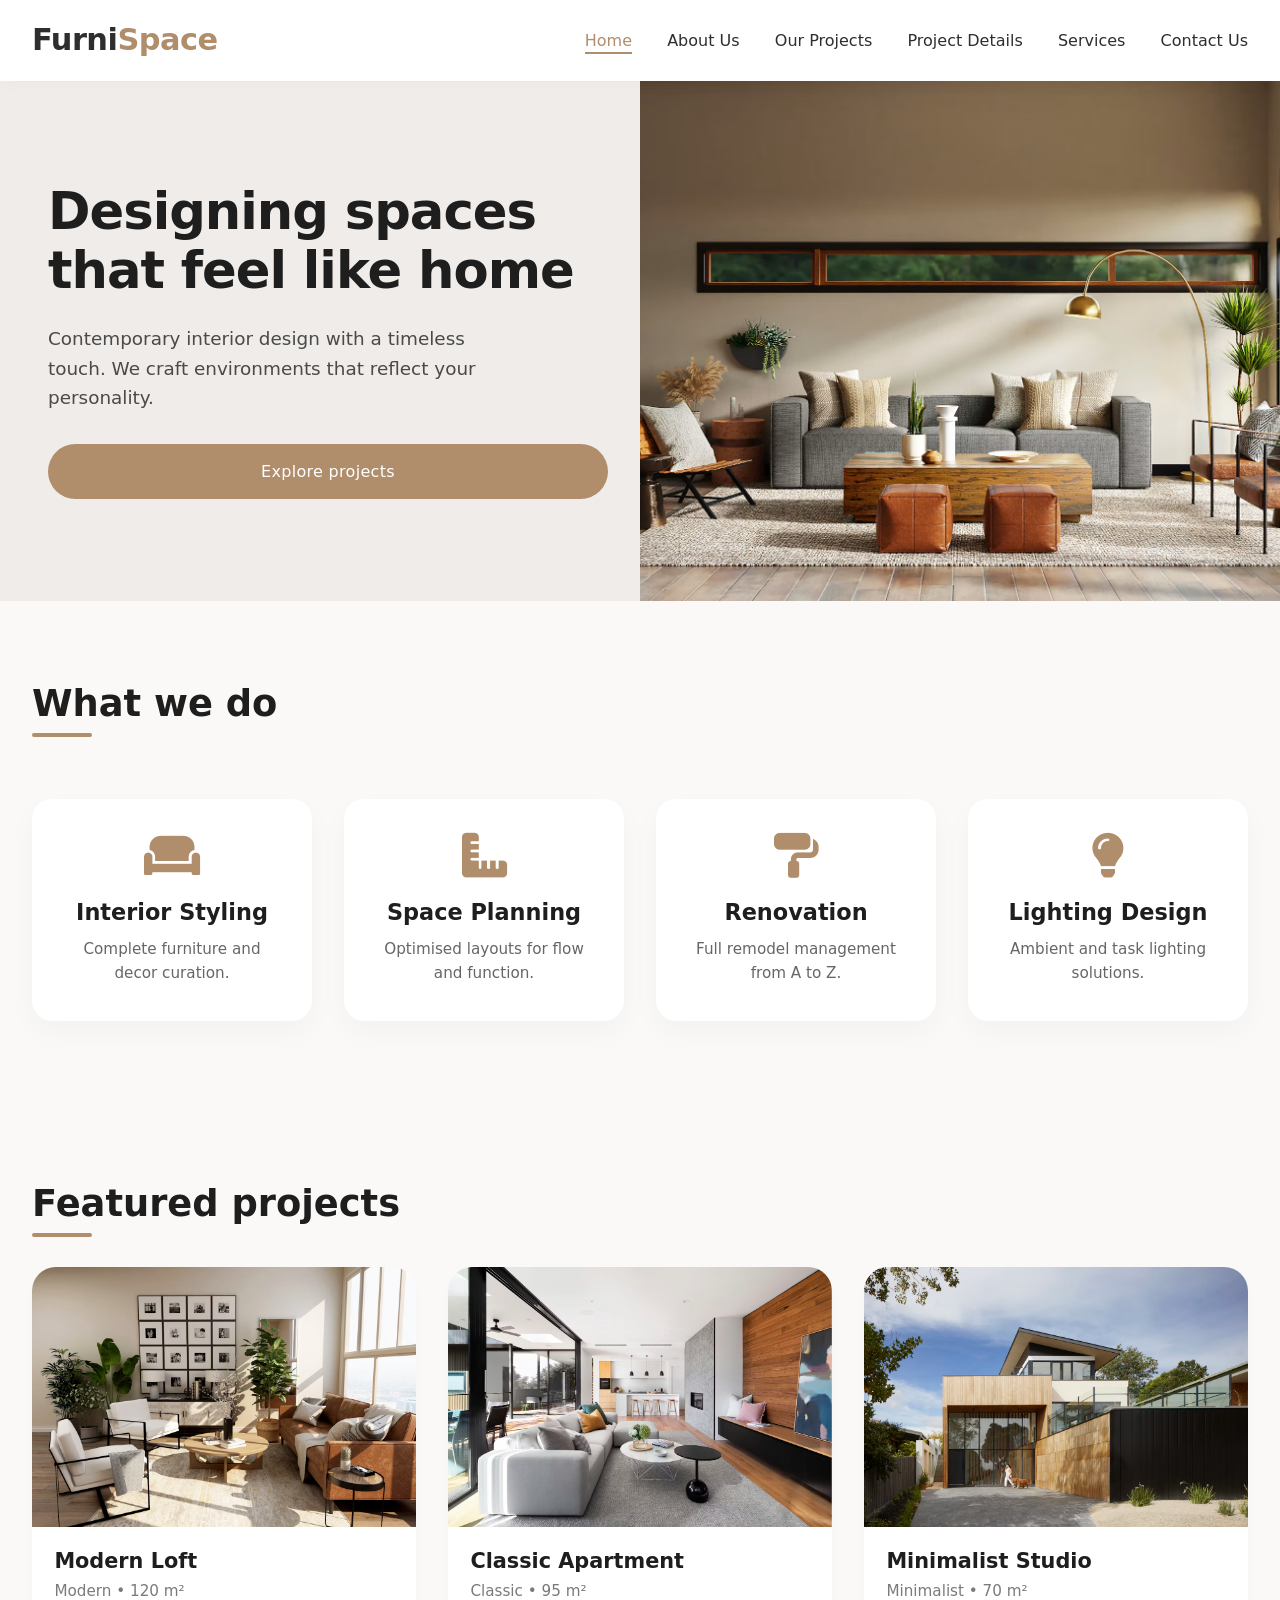
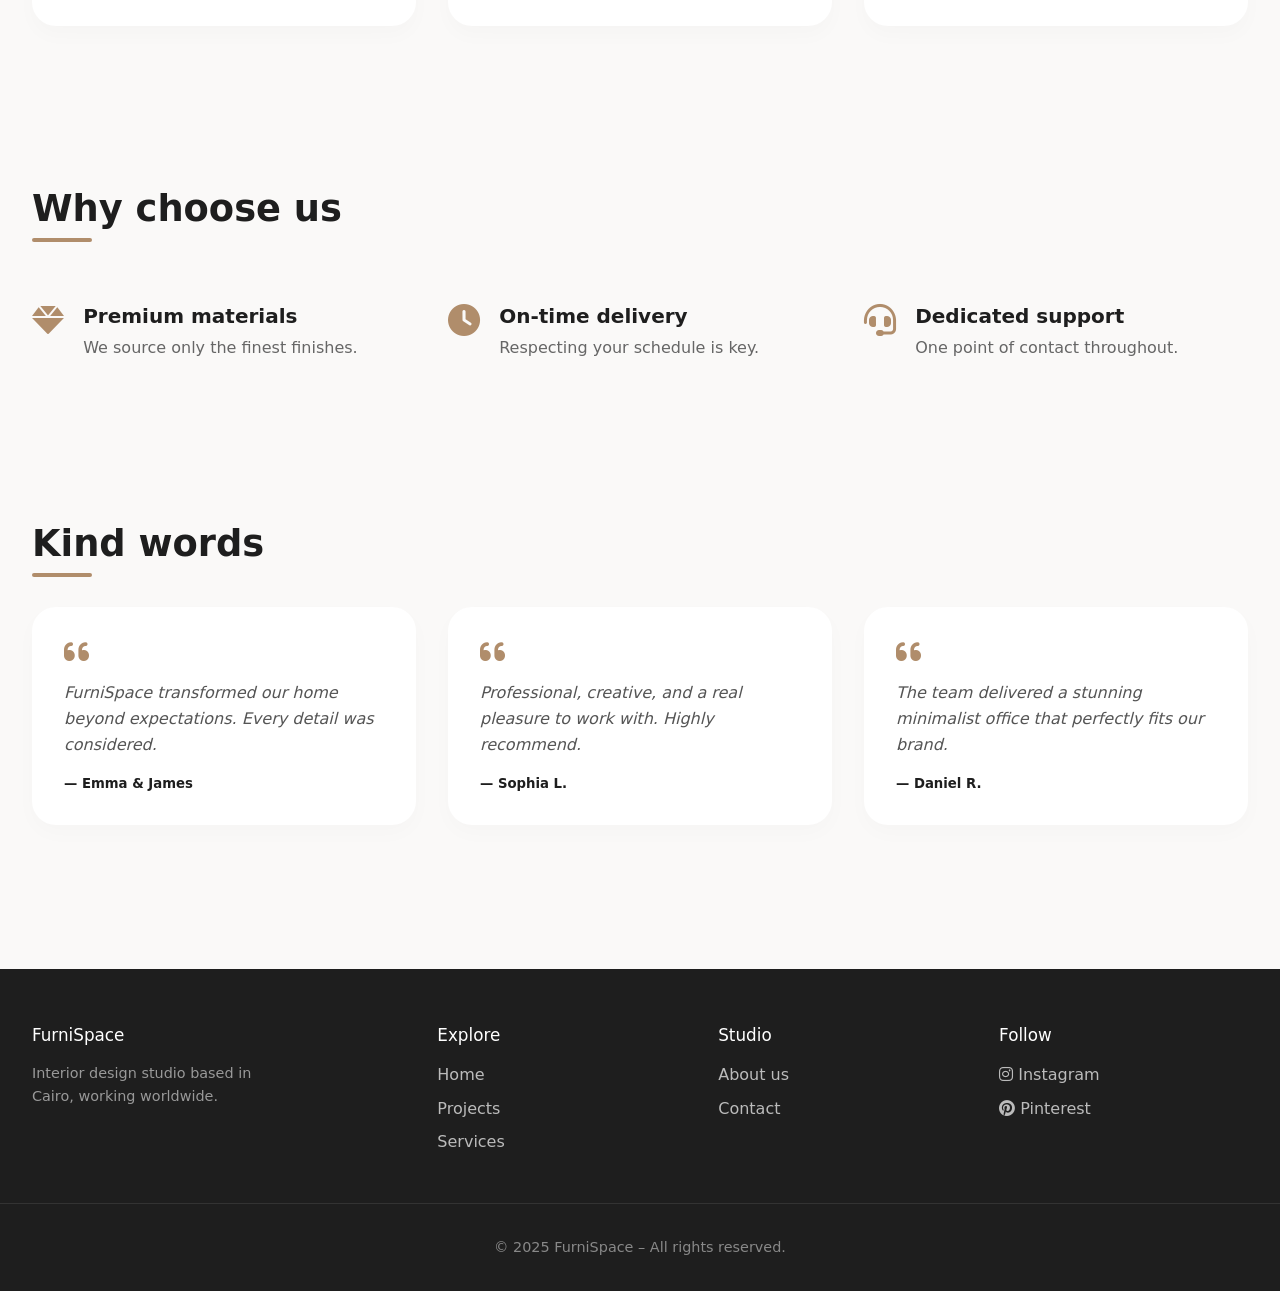
<file: index.html>
<!doctype html>
<html lang="en">
  <head>
    <meta charset="UTF-8" />
    <meta name="viewport" content="width=device-width, initial-scale=1.0" />
    <title>FurniSpace – Interior Design Studio</title>
    <meta
      name="description"
      content="FurniSpace – Contemporary interior design studio crafting spaces that feel like home."
    />
    <link
      rel="stylesheet"
      href="https://cdnjs.cloudflare.com/ajax/libs/font-awesome/6.0.0-beta3/css/all.min.css"
    />
    <link rel="stylesheet" href="css/style.css" />
    <link rel="stylesheet" href="css/responsive.css" />
  </head>
  <body>
    <!-- ========== HEADER ========== -->
    <header class="site-header">
      <div class="navbar">
        <a href="index.html" class="logo">Furni<span>Space</span></a>
        <button
          class="menu-toggle"
          id="menuToggle"
          aria-label="Toggle navigation"
        >
          <i class="fas fa-bars"></i>
        </button>
        <ul class="nav-links" id="navLinks">
          <li><a href="index.html" class="active-nav">Home</a></li>
          <li><a href="pages/about.html">About Us</a></li>
          <li><a href="pages/projects.html">Our Projects</a></li>
          <li><a href="pages/project-details.html">Project Details</a></li>
          <li><a href="pages/services.html">Services</a></li>
          <li><a href="pages/contact.html">Contact Us</a></li>
        </ul>
      </div>
    </header>

    <!-- ========== HOME ========== -->
    <main>
      <section class="hero">
        <div class="hero-content">
          <h1>Designing spaces <br />that feel like home</h1>
          <p>
            Contemporary interior design with a timeless touch. We craft
            environments that reflect your personality.
          </p>
          <a href="pages/projects.html" class="btn">Explore projects</a>
        </div>
        <div class="hero-image" aria-hidden="true"></div>
      </section>

      <!-- Services Preview -->
      <section class="section services-preview">
        <div class="container">
          <h2 class="section-title">What we do</h2>
          <div class="services-grid">
            <div class="service-card">
              <i class="fas fa-couch"></i>
              <h3>Interior Styling</h3>
              <p>Complete furniture and decor curation.</p>
            </div>
            <div class="service-card">
              <i class="fas fa-ruler-combined"></i>
              <h3>Space Planning</h3>
              <p>Optimised layouts for flow and function.</p>
            </div>
            <div class="service-card">
              <i class="fas fa-paint-roller"></i>
              <h3>Renovation</h3>
              <p>Full remodel management from A to Z.</p>
            </div>
            <div class="service-card">
              <i class="fas fa-lightbulb"></i>
              <h3>Lighting Design</h3>
              <p>Ambient and task lighting solutions.</p>
            </div>
          </div>
        </div>
      </section>

      <!-- Featured Projects -->
      <section class="section featured-projects">
        <div class="container">
          <h2 class="section-title">Featured projects</h2>
          <div class="projects-grid">
            <a href="pages/project-details.html" class="project-card">
              <img src="./imgs/project.avif" alt="Modern Loft project" />
              <div class="project-info">
                <h4>Modern Loft</h4>
                <p>Modern • 120 m²</p>
              </div>
            </a>
            <a href="pages/project-details.html" class="project-card">
              <img src="./imgs/project1.avif" alt="Classic Apartment project" />
              <div class="project-info">
                <h4>Classic Apartment</h4>
                <p>Classic • 95 m²</p>
              </div>
            </a>
            <a href="pages/project-details.html" class="project-card">
              <img src="./imgs/project2.avif" alt="Minimalist Studio project" />
              <div class="project-info">
                <h4>Minimalist Studio</h4>
                <p>Minimalist • 70 m²</p>
              </div>
            </a>
          </div>
        </div>
      </section>

      <!-- Why Choose Us -->
      <section class="section why-choose">
        <div class="container">
          <h2 class="section-title">Why choose us</h2>
          <div class="why-grid">
            <div class="why-item">
              <i class="fas fa-gem"></i>
              <div>
                <h3>Premium materials</h3>
                <p>We source only the finest finishes.</p>
              </div>
            </div>
            <div class="why-item">
              <i class="fas fa-clock"></i>
              <div>
                <h3>On-time delivery</h3>
                <p>Respecting your schedule is key.</p>
              </div>
            </div>
            <div class="why-item">
              <i class="fas fa-headset"></i>
              <div>
                <h3>Dedicated support</h3>
                <p>One point of contact throughout.</p>
              </div>
            </div>
          </div>
        </div>
      </section>

      <!-- Testimonials -->
      <section class="section testimonials">
        <div class="container">
          <h2 class="section-title">Kind words</h2>
          <div class="testimonial-grid">
            <div class="testimonial-card">
              <i class="fas fa-quote-left"></i>
              <p>
                FurniSpace transformed our home beyond expectations. Every
                detail was considered.
              </p>
              <h5>— Emma &amp; James</h5>
            </div>
            <div class="testimonial-card">
              <i class="fas fa-quote-left"></i>
              <p>
                Professional, creative, and a real pleasure to work with. Highly
                recommend.
              </p>
              <h5>— Sophia L.</h5>
            </div>
            <div class="testimonial-card">
              <i class="fas fa-quote-left"></i>
              <p>
                The team delivered a stunning minimalist office that perfectly
                fits our brand.
              </p>
              <h5>— Daniel R.</h5>
            </div>
          </div>
        </div>
      </section>
    </main>

    <!-- ========== FOOTER ========== -->
    <footer class="site-footer">
      <div class="container footer-grid">
        <div>
          <h4>FurniSpace</h4>
          <p class="footer-desc">
            Interior design studio based in Cairo, working worldwide.
          </p>
        </div>
        <div>
          <h4>Explore</h4>
          <a href="index.html">Home</a><a href="pages/projects.html">Projects</a
          ><a href="pages/services.html">Services</a>
        </div>
        <div>
          <h4>Studio</h4>
          <a href="pages/about.html">About us</a
          ><a href="pages/contact.html">Contact</a>
        </div>
        <div>
          <h4>Follow</h4>
          <a href="#"><i class="fab fa-instagram"></i> Instagram</a
          ><a href="#"><i class="fab fa-pinterest"></i> Pinterest</a>
        </div>
      </div>
      <div class="container footer-bottom">
        © 2025 FurniSpace – All rights reserved.
      </div>
    </footer>

    <script src="js/navigation.js"></script>
  </body>
</html>
</file>
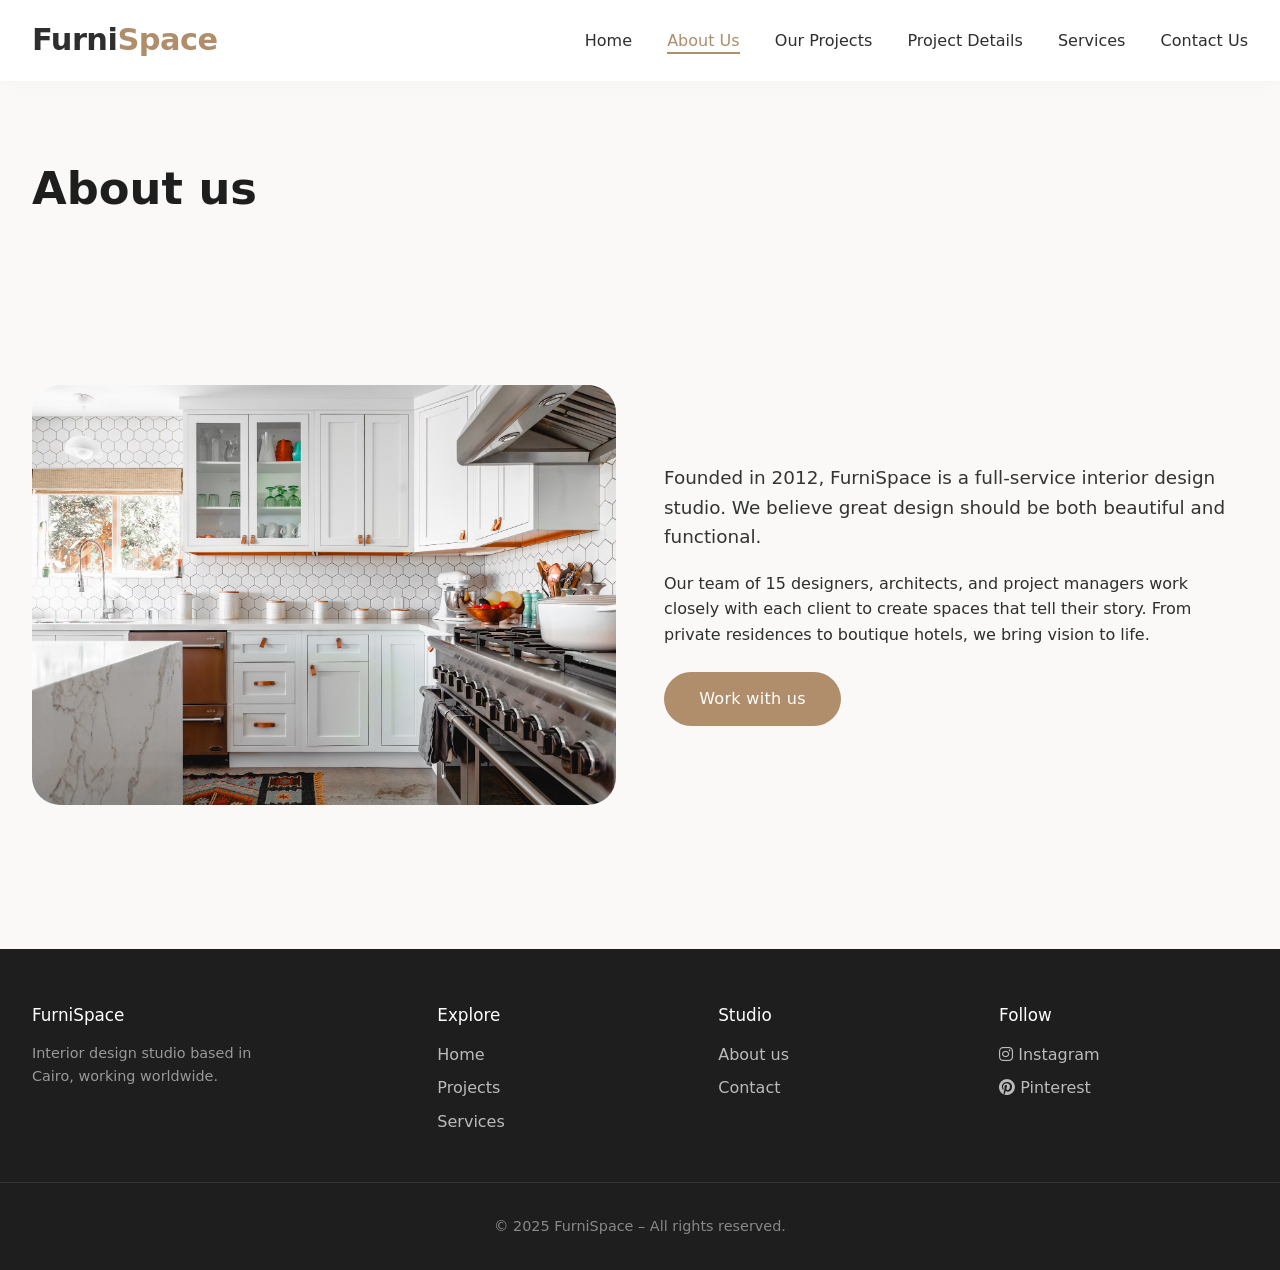
<file: pages/about.html>
<!doctype html>
<html lang="en">
  <head>
    <meta charset="UTF-8" />
    <meta name="viewport" content="width=device-width, initial-scale=1.0" />
    <title>About Us – FurniSpace</title>
    <link
      rel="stylesheet"
      href="https://cdnjs.cloudflare.com/ajax/libs/font-awesome/6.0.0-beta3/css/all.min.css"
    />
    <link rel="stylesheet" href="../css/style.css" />
    <link rel="stylesheet" href="../css/responsive.css" />
  </head>
  <body>
    <header class="site-header">
      <div class="navbar">
        <a href="../index.html" class="logo">Furni<span>Space</span></a>
        <button
          class="menu-toggle"
          id="menuToggle"
          aria-label="Toggle navigation"
        >
          <i class="fas fa-bars"></i>
        </button>
        <ul class="nav-links" id="navLinks">
          <li><a href="../index.html">Home</a></li>
          <li><a href="about.html" class="active-nav">About Us</a></li>
          <li><a href="projects.html">Our Projects</a></li>
          <li><a href="project-details.html">Project Details</a></li>
          <li><a href="services.html">Services</a></li>
          <li><a href="contact.html">Contact Us</a></li>
        </ul>
      </div>
    </header>

    <main>
      <section class="section page-header">
        <div class="container">
          <h1 class="page-title">About us</h1>
        </div>
      </section>

      <section class="section">
        <div class="container about-content">
          <img src="../imgs/about.avif" alt="FurniSpace design team" />
          <div>
            <p class="lead">
              Founded in 2012, FurniSpace is a full-service interior design
              studio. We believe great design should be both beautiful and
              functional.
            </p>
            <p>
              Our team of 15 designers, architects, and project managers work
              closely with each client to create spaces that tell their story.
              From private residences to boutique hotels, we bring vision to
              life.
            </p>
            <p style="margin-top: 1.5rem">
              <a href="contact.html" class="btn">Work with us</a>
            </p>
          </div>
        </div>
      </section>
    </main>

    <footer class="site-footer">
      <div class="container footer-grid">
        <div>
          <h4>FurniSpace</h4>
          <p class="footer-desc">
            Interior design studio based in Cairo, working worldwide.
          </p>
        </div>
        <div>
          <h4>Explore</h4>
          <a href="../index.html">Home</a><a href="projects.html">Projects</a
          ><a href="services.html">Services</a>
        </div>
        <div>
          <h4>Studio</h4>
          <a href="about.html">About us</a><a href="contact.html">Contact</a>
        </div>
        <div>
          <h4>Follow</h4>
          <a href="#"><i class="fab fa-instagram"></i> Instagram</a
          ><a href="#"><i class="fab fa-pinterest"></i> Pinterest</a>
        </div>
      </div>
      <div class="container footer-bottom">
        © 2025 FurniSpace – All rights reserved.
      </div>
    </footer>

    <script src="../js/navigation.js"></script>
  </body>
</html>
</file>
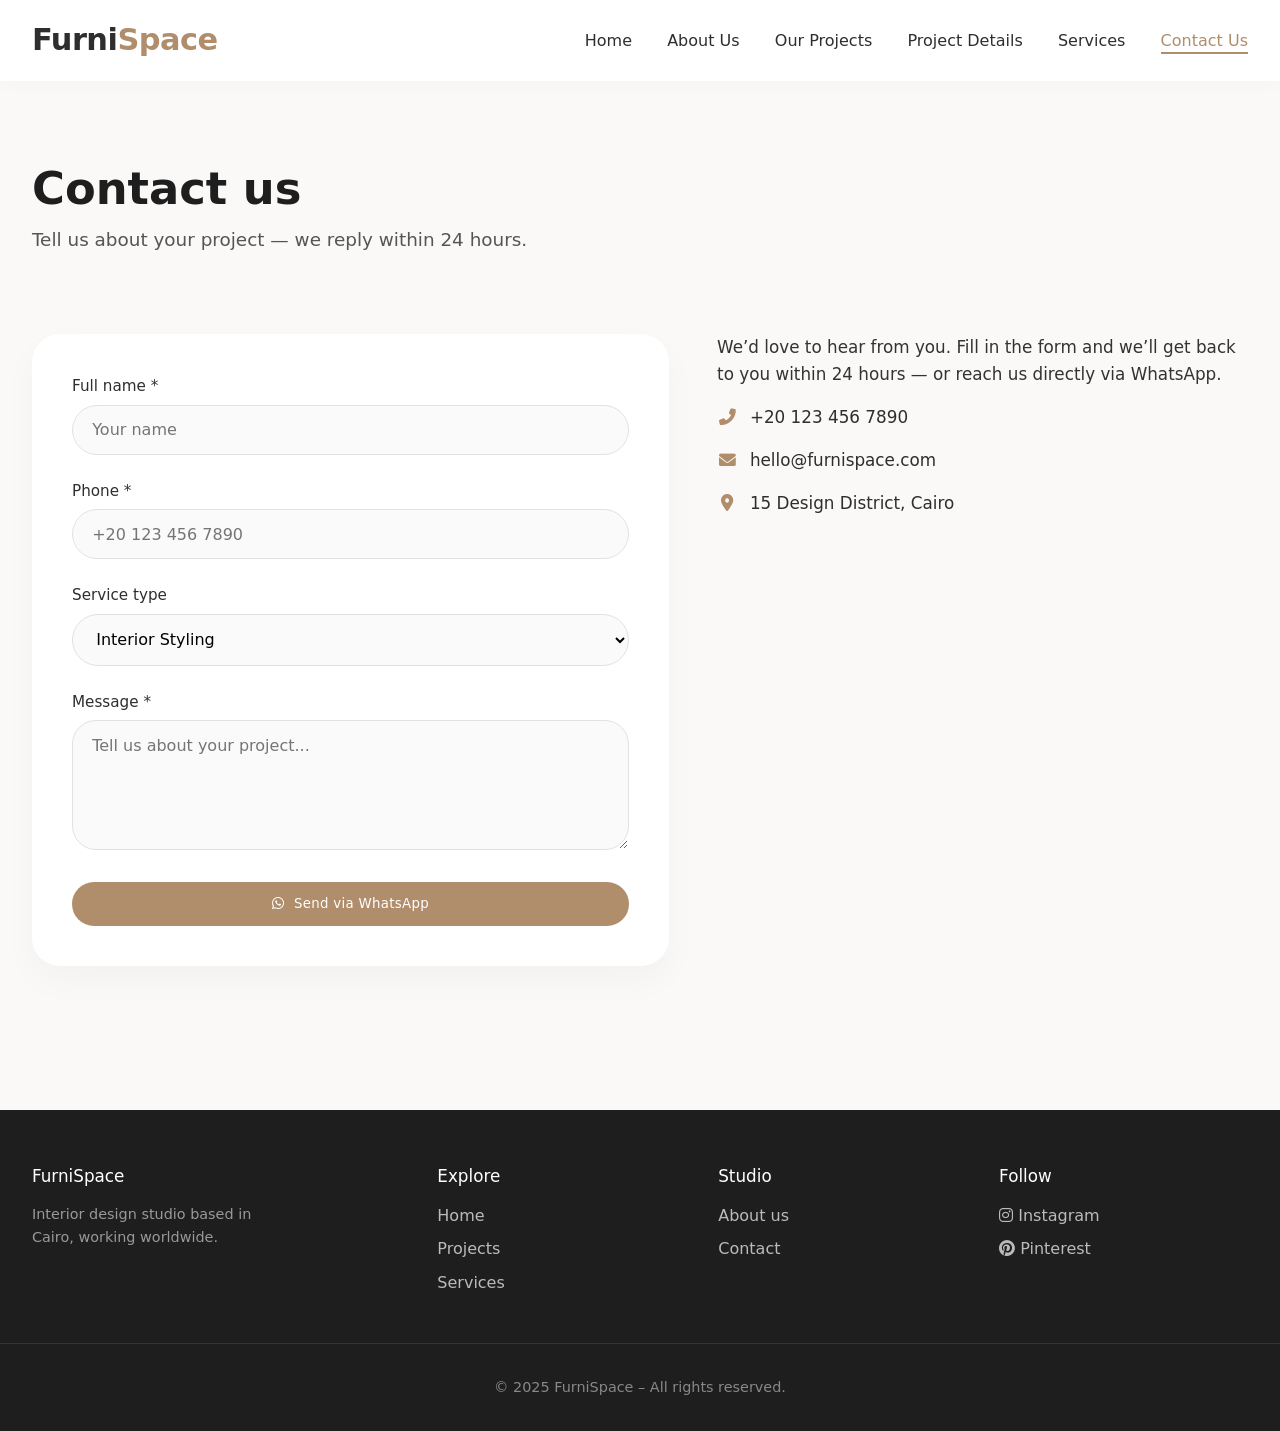
<file: pages/contact.html>
<!doctype html>
<html lang="en">
  <head>
    <meta charset="UTF-8" />
    <meta name="viewport" content="width=device-width, initial-scale=1.0" />
    <title>Contact Us – FurniSpace</title>
    <link
      rel="stylesheet"
      href="https://cdnjs.cloudflare.com/ajax/libs/font-awesome/6.0.0-beta3/css/all.min.css"
    />
    <link rel="stylesheet" href="../css/style.css" />
    <link rel="stylesheet" href="../css/responsive.css" />
  </head>
  <body>
    <header class="site-header">
      <div class="navbar">
        <a href="../index.html" class="logo">Furni<span>Space</span></a>
        <button
          class="menu-toggle"
          id="menuToggle"
          aria-label="Toggle navigation"
        >
          <i class="fas fa-bars"></i>
        </button>
        <ul class="nav-links" id="navLinks">
          <li><a href="../index.html">Home</a></li>
          <li><a href="about.html">About Us</a></li>
          <li><a href="projects.html">Our Projects</a></li>
          <li><a href="project-details.html">Project Details</a></li>
          <li><a href="services.html">Services</a></li>
          <li><a href="contact.html" class="active-nav">Contact Us</a></li>
        </ul>
      </div>
    </header>

    <main>
      <section class="section page-header">
        <div class="container">
          <h1 class="page-title">Contact us</h1>
          <p class="page-subtitle">
            Tell us about your project — we reply within 24 hours.
          </p>
        </div>
      </section>

      <section class="section" style="padding-top: 0">
        <div class="container contact-wrapper">
          <div class="contact-form">
            <form id="contactForm" novalidate>
              <div class="form-group">
                <label for="name">Full name *</label>
                <input
                  type="text"
                  id="name"
                  name="name"
                  placeholder="Your name"
                  required
                />
                <div class="error-message" id="nameError">
                  Please enter your name.
                </div>
              </div>
              <div class="form-group">
                <label for="phone">Phone *</label>
                <input
                  type="tel"
                  id="phone"
                  name="phone"
                  placeholder="+20 123 456 7890"
                  required
                />
                <div class="error-message" id="phoneError">
                  Please enter a valid phone number.
                </div>
              </div>
              <div class="form-group">
                <label for="serviceType">Service type</label>
                <select id="serviceType" name="serviceType">
                  <option value="Interior Styling">Interior Styling</option>
                  <option value="Space Planning">Space Planning</option>
                  <option value="Renovation">Renovation</option>
                  <option value="Lighting Design">Lighting Design</option>
                  <option value="Other">Other</option>
                </select>
              </div>
              <div class="form-group">
                <label for="message">Message *</label>
                <textarea
                  id="message"
                  name="message"
                  placeholder="Tell us about your project..."
                  required
                ></textarea>
                <div class="error-message" id="messageError">
                  Please enter a message.
                </div>
              </div>
              <button type="submit" class="btn btn-full">
                <i class="fab fa-whatsapp"></i> Send via WhatsApp
              </button>
            </form>
          </div>

          <aside class="contact-info">
            <p class="lead">
              We’d love to hear from you. Fill in the form and we’ll get back to
              you within 24 hours — or reach us directly via WhatsApp.
            </p>
            <p><i class="fas fa-phone-alt"></i> +20 123 456 7890</p>
            <p><i class="fas fa-envelope"></i> hello@furnispace.com</p>
            <p>
              <i class="fas fa-map-marker-alt"></i> 15 Design District, Cairo
            </p>
          </aside>
        </div>
      </section>
    </main>

    <footer class="site-footer">
      <div class="container footer-grid">
        <div>
          <h4>FurniSpace</h4>
          <p class="footer-desc">
            Interior design studio based in Cairo, working worldwide.
          </p>
        </div>
        <div>
          <h4>Explore</h4>
          <a href="../index.html">Home</a><a href="projects.html">Projects</a
          ><a href="services.html">Services</a>
        </div>
        <div>
          <h4>Studio</h4>
          <a href="about.html">About us</a><a href="contact.html">Contact</a>
        </div>
        <div>
          <h4>Follow</h4>
          <a href="#"><i class="fab fa-instagram"></i> Instagram</a
          ><a href="#"><i class="fab fa-pinterest"></i> Pinterest</a>
        </div>
      </div>
      <div class="container footer-bottom">
        © 2025 FurniSpace – All rights reserved.
      </div>
    </footer>

    <script src="../js/navigation.js"></script>
    <script src="../js/contact.js"></script>
  </body>
</html>
</file>
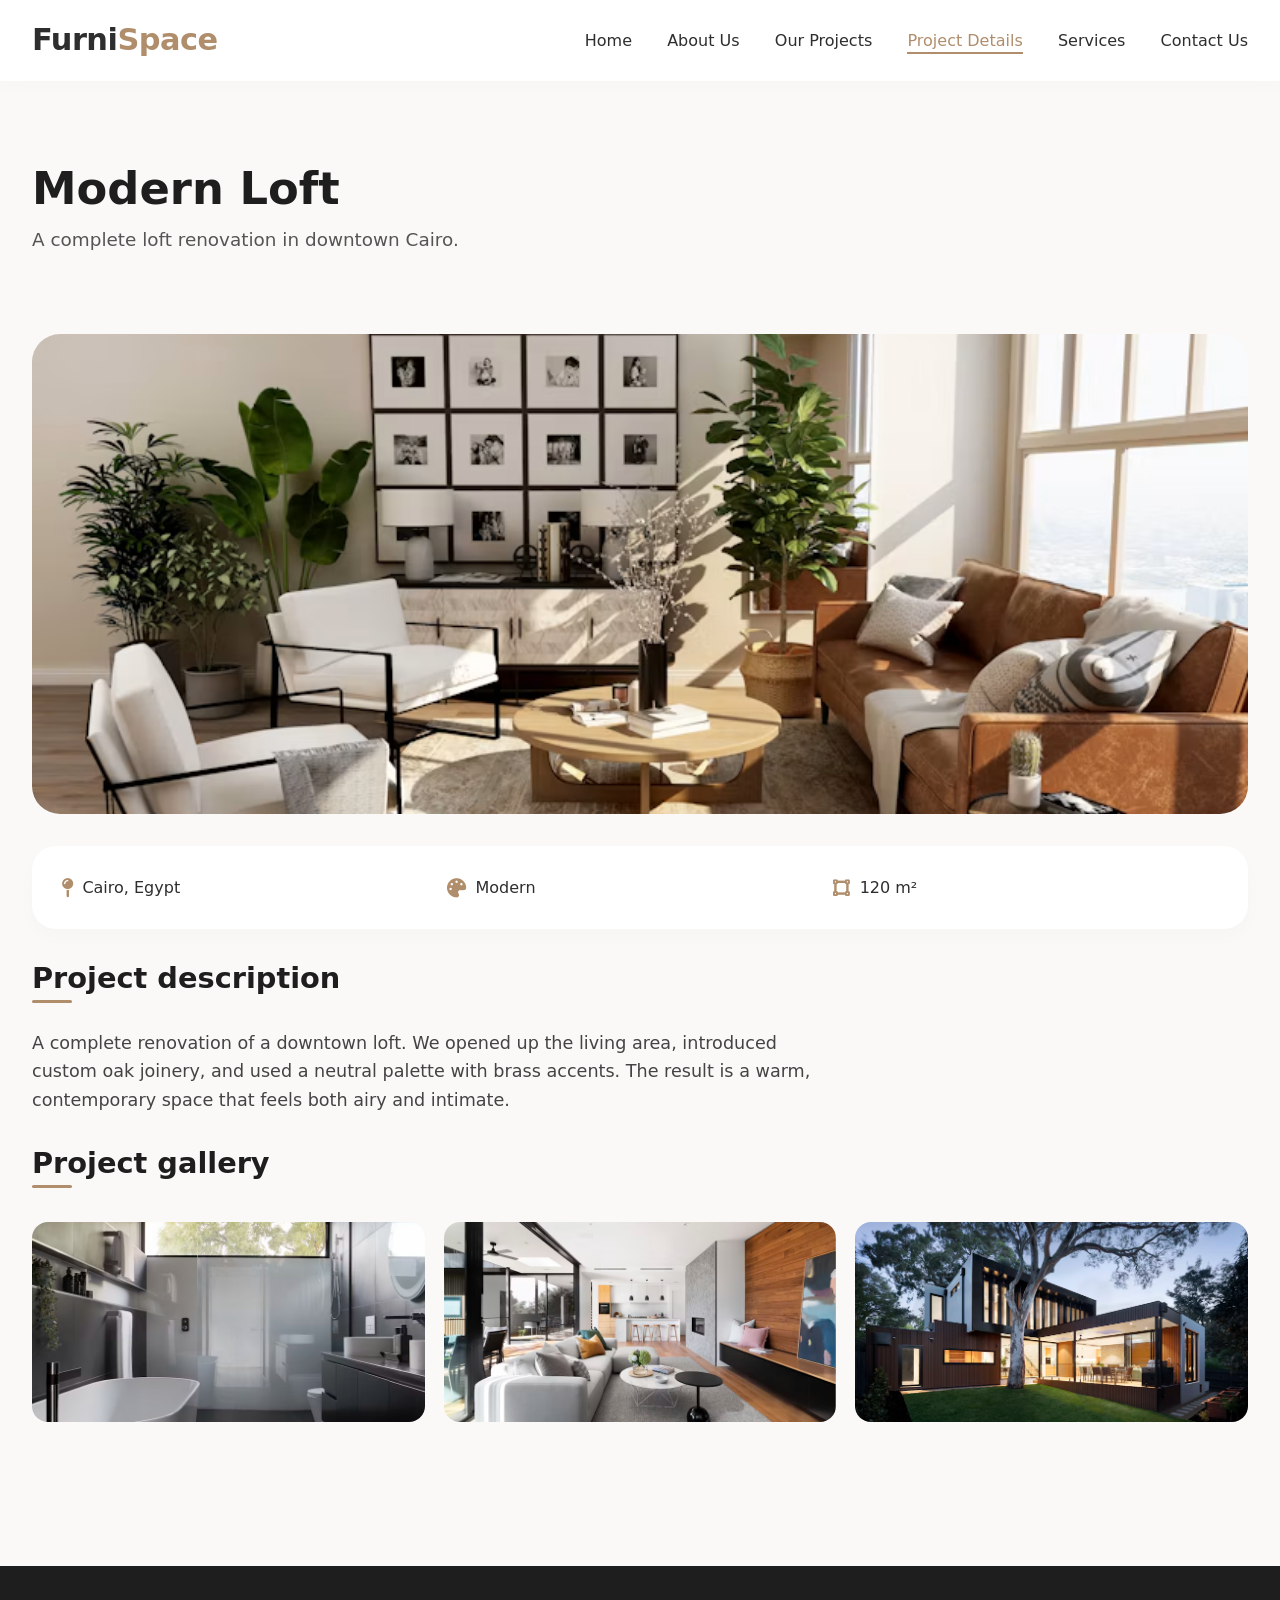
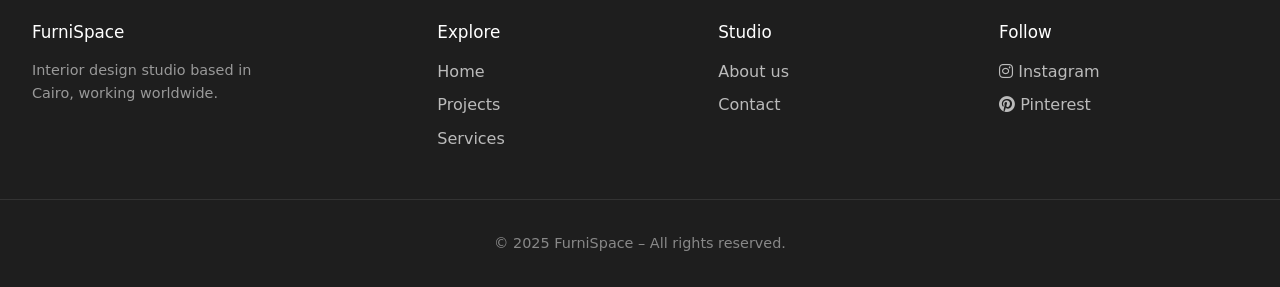
<file: pages/project-details.html>
<!doctype html>
<html lang="en">
  <head>
    <meta charset="UTF-8" />
    <meta name="viewport" content="width=device-width, initial-scale=1.0" />
    <title>Modern Loft – FurniSpace</title>
    <link
      rel="stylesheet"
      href="https://cdnjs.cloudflare.com/ajax/libs/font-awesome/6.0.0-beta3/css/all.min.css"
    />
    <link rel="stylesheet" href="../css/style.css" />
    <link rel="stylesheet" href="../css/responsive.css" />
  </head>
  <body>
    <header class="site-header">
      <div class="navbar">
        <a href="../index.html" class="logo">Furni<span>Space</span></a>
        <button
          class="menu-toggle"
          id="menuToggle"
          aria-label="Toggle navigation"
        >
          <i class="fas fa-bars"></i>
        </button>
        <ul class="nav-links" id="navLinks">
          <li><a href="../index.html">Home</a></li>
          <li><a href="about.html">About Us</a></li>
          <li><a href="projects.html">Our Projects</a></li>
          <li>
            <a href="project-details.html" class="active-nav"
              >Project Details</a
            >
          </li>
          <li><a href="services.html">Services</a></li>
          <li><a href="contact.html">Contact Us</a></li>
        </ul>
      </div>
    </header>

    <main>
      <section class="section page-header">
        <div class="container">
          <h1 class="page-title">Modern Loft</h1>
          <p class="page-subtitle">
            A complete loft renovation in downtown Cairo.
          </p>
        </div>
      </section>

      <section class="section" style="padding-top: 0">
        <div class="container">
          <div class="main-image">
            <img src="../imgs/pro1.avif" alt="Modern Loft main view" />
          </div>

          <div class="detail-meta">
            <div class="meta-item">
              <i class="fas fa-map-pin"></i> Cairo, Egypt
            </div>
            <div class="meta-item"><i class="fas fa-palette"></i> Modern</div>
            <div class="meta-item">
              <i class="fas fa-vector-square"></i> 120 m²
            </div>
          </div>

          <div class="project-description">
            <h2>Project description</h2>
            <p>
              A complete renovation of a downtown loft. We opened up the living
              area, introduced custom oak joinery, and used a neutral palette
              with brass accents. The result is a warm, contemporary space that
              feels both airy and intimate.
            </p>
          </div>

          <div class="project-gallery">
            <h2>Project gallery</h2>
            <div class="gallery-grid">
              <img src="../imgs/pro2.avif" alt="Gallery view 1" />
              <img src="../imgs/pro3.avif" alt="Gallery view 2" />
              <img src="../imgs/pro4.avif" alt="Gallery view 3" />
            </div>
          </div>
        </div>
      </section>
    </main>

    <footer class="site-footer">
      <div class="container footer-grid">
        <div>
          <h4>FurniSpace</h4>
          <p class="footer-desc">
            Interior design studio based in Cairo, working worldwide.
          </p>
        </div>
        <div>
          <h4>Explore</h4>
          <a href="../index.html">Home</a><a href="projects.html">Projects</a
          ><a href="services.html">Services</a>
        </div>
        <div>
          <h4>Studio</h4>
          <a href="about.html">About us</a><a href="contact.html">Contact</a>
        </div>
        <div>
          <h4>Follow</h4>
          <a href="#"><i class="fab fa-instagram"></i> Instagram</a
          ><a href="#"><i class="fab fa-pinterest"></i> Pinterest</a>
        </div>
      </div>
      <div class="container footer-bottom">
        © 2025 FurniSpace – All rights reserved.
      </div>
    </footer>

    <script src="../js/navigation.js"></script>
  </body>
</html>
</file>
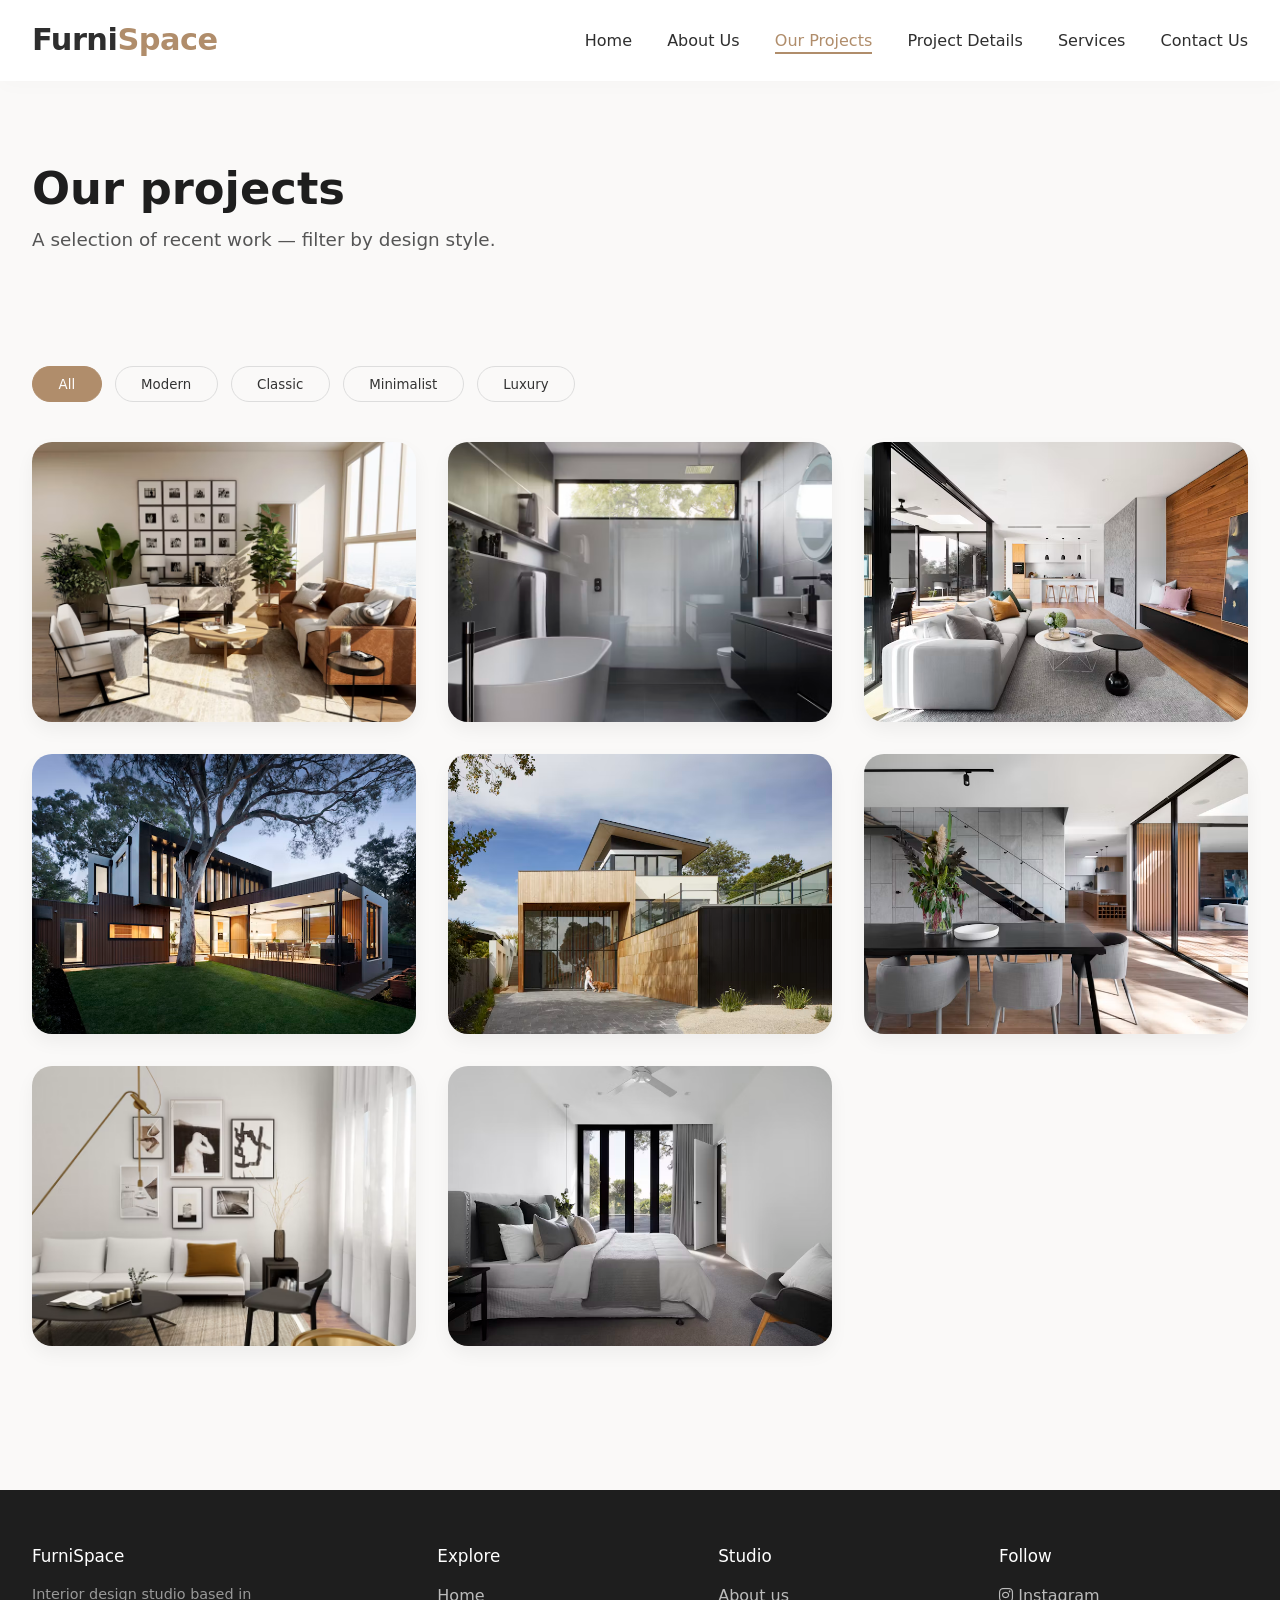
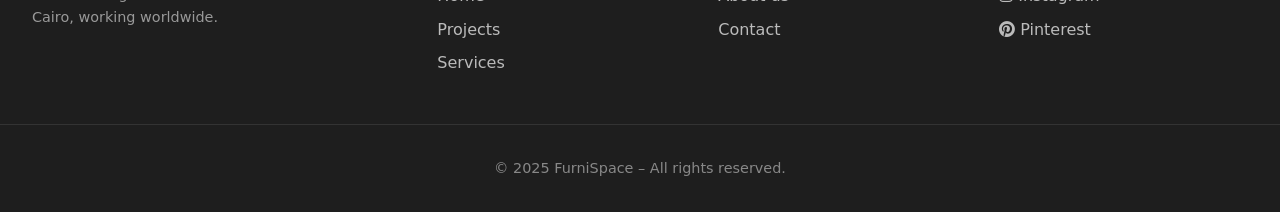
<file: pages/projects.html>
<!doctype html>
<html lang="en">
  <head>
    <meta charset="UTF-8" />
    <meta name="viewport" content="width=device-width, initial-scale=1.0" />
    <title>Our Projects – FurniSpace</title>
    <link
      rel="stylesheet"
      href="https://cdnjs.cloudflare.com/ajax/libs/font-awesome/6.0.0-beta3/css/all.min.css"
    />
    <link rel="stylesheet" href="../css/style.css" />
    <link rel="stylesheet" href="../css/responsive.css" />
  </head>
  <body>
    <header class="site-header">
      <div class="navbar">
        <a href="../index.html" class="logo">Furni<span>Space</span></a>
        <button
          class="menu-toggle"
          id="menuToggle"
          aria-label="Toggle navigation"
        >
          <i class="fas fa-bars"></i>
        </button>
        <ul class="nav-links" id="navLinks">
          <li><a href="../index.html">Home</a></li>
          <li><a href="about.html">About Us</a></li>
          <li><a href="projects.html" class="active-nav">Our Projects</a></li>
          <li><a href="project-details.html">Project Details</a></li>
          <li><a href="services.html">Services</a></li>
          <li><a href="contact.html">Contact Us</a></li>
        </ul>
      </div>
    </header>

    <main>
      <section class="section page-header">
        <div class="container">
          <h1 class="page-title">Our projects</h1>
          <p class="page-subtitle">
            A selection of recent work — filter by design style.
          </p>
        </div>
      </section>

      <section class="section" style="padding-top: 0">
        <div class="container">
          <div
            class="filter-buttons"
            role="tablist"
            aria-label="Filter projects"
          >
            <button
              class="filter-btn active"
              data-filter="all"
              role="tab"
              aria-selected="true"
            >
              All
            </button>
            <button
              class="filter-btn"
              data-filter="modern"
              role="tab"
              aria-selected="false"
            >
              Modern
            </button>
            <button
              class="filter-btn"
              data-filter="classic"
              role="tab"
              aria-selected="false"
            >
              Classic
            </button>
            <button
              class="filter-btn"
              data-filter="minimalist"
              role="tab"
              aria-selected="false"
            >
              Minimalist
            </button>
            <button
              class="filter-btn"
              data-filter="luxury"
              role="tab"
              aria-selected="false"
            >
              Luxury
            </button>
          </div>

          <div class="projects-gallery" id="projectsGallery">
            <a
              href="project-details.html"
              class="gallery-item"
              data-category="modern"
            >
              <img src="../imgs/pro1.avif" alt="Modern Loft project" />
              <div class="overlay">
                <h4>Modern Loft</h4>
                <p>Modern • Cairo</p>
              </div>
            </a>
            <a
              href="project-details.html"
              class="gallery-item"
              data-category="modern"
            >
              <img src="../imgs/pro2.avif" alt="Urban Modern project" />
              <div class="overlay">
                <h4>Urban Modern</h4>
                <p>Modern • Alexandria</p>
              </div>
            </a>
            <a
              href="project-details.html"
              class="gallery-item"
              data-category="classic"
            >
              <img src="../imgs/pro3.avif" alt="Classic Apartment project" />
              <div class="overlay">
                <h4>Classic Apartment</h4>
                <p>Classic • Giza</p>
              </div>
            </a>
            <a
              href="project-details.html"
              class="gallery-item"
              data-category="classic"
            >
              <img src="../imgs/pro4.avif" alt="Heritage Home project" />
              <div class="overlay">
                <h4>Heritage Home</h4>
                <p>Classic • Cairo</p>
              </div>
            </a>
            <a
              href="project-details.html"
              class="gallery-item"
              data-category="minimalist"
            >
              <img src="../imgs/pro5.avif" alt="Minimalist Studio project" />
              <div class="overlay">
                <h4>Minimalist Studio</h4>
                <p>Minimalist • New Cairo</p>
              </div>
            </a>
            <a
              href="project-details.html"
              class="gallery-item"
              data-category="minimalist"
            >
              <img src="../imgs/pro6.avif" alt="Pure White project" />
              <div class="overlay">
                <h4>Pure White</h4>
                <p>Minimalist • Sheikh Zayed</p>
              </div>
            </a>
            <a
              href="project-details.html"
              class="gallery-item"
              data-category="luxury"
            >
              <img src="../imgs/pro7.avif" alt="Luxury Penthouse project" />
              <div class="overlay">
                <h4>Luxury Penthouse</h4>
                <p>Luxury • Cairo</p>
              </div>
            </a>
            <a
              href="project-details.html"
              class="gallery-item"
              data-category="luxury"
            >
              <img src="../imgs/pro8.avif" alt="Golden Suite project" />
              <div class="overlay">
                <h4>Golden Suite</h4>
                <p>Luxury • Alexandria</p>
              </div>
            </a>
          </div>
        </div>
      </section>
    </main>

    <footer class="site-footer">
      <div class="container footer-grid">
        <div>
          <h4>FurniSpace</h4>
          <p class="footer-desc">
            Interior design studio based in Cairo, working worldwide.
          </p>
        </div>
        <div>
          <h4>Explore</h4>
          <a href="../index.html">Home</a><a href="projects.html">Projects</a
          ><a href="services.html">Services</a>
        </div>
        <div>
          <h4>Studio</h4>
          <a href="about.html">About us</a><a href="contact.html">Contact</a>
        </div>
        <div>
          <h4>Follow</h4>
          <a href="#"><i class="fab fa-instagram"></i> Instagram</a
          ><a href="#"><i class="fab fa-pinterest"></i> Pinterest</a>
        </div>
      </div>
      <div class="container footer-bottom">
        © 2025 FurniSpace – All rights reserved.
      </div>
    </footer>

    <script src="../js/navigation.js"></script>
    <script src="../js/filter.js"></script>
  </body>
</html>
</file>
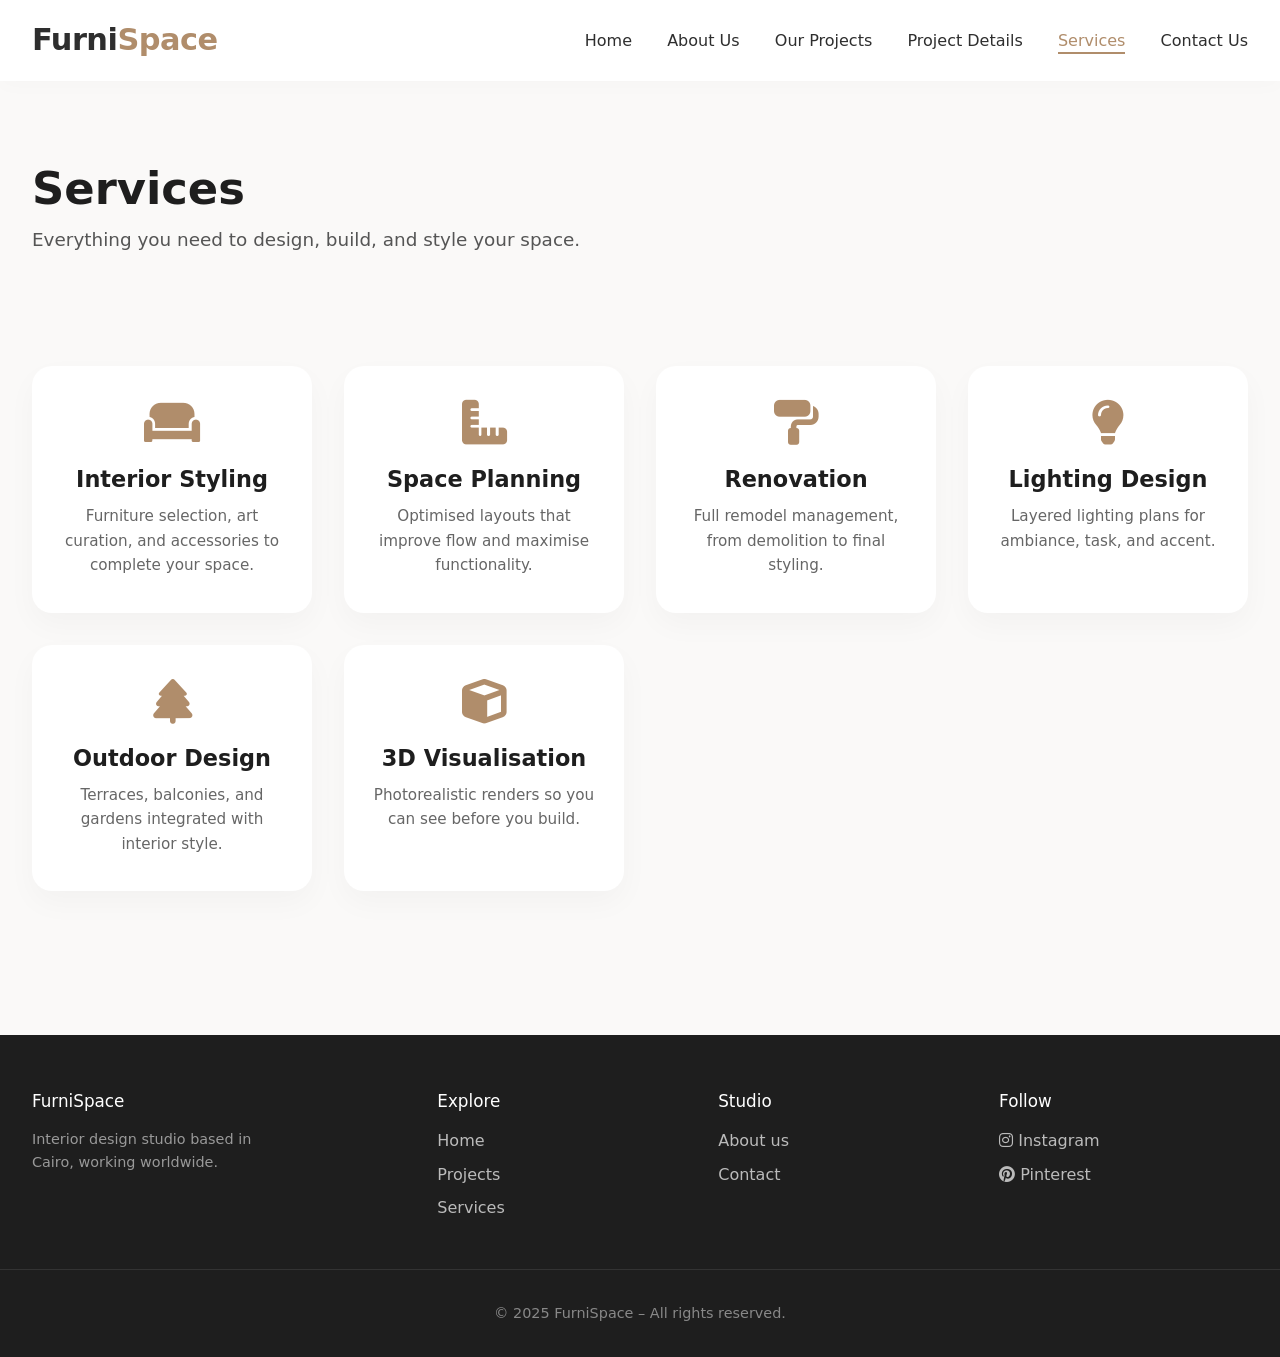
<file: pages/services.html>
<!doctype html>
<html lang="en">
  <head>
    <meta charset="UTF-8" />
    <meta name="viewport" content="width=device-width, initial-scale=1.0" />
    <title>Services – FurniSpace</title>
    <link
      rel="stylesheet"
      href="https://cdnjs.cloudflare.com/ajax/libs/font-awesome/6.0.0-beta3/css/all.min.css"
    />
    <link rel="stylesheet" href="../css/style.css" />
    <link rel="stylesheet" href="../css/responsive.css" />
  </head>
  <body>
    <header class="site-header">
      <div class="navbar">
        <a href="../index.html" class="logo">Furni<span>Space</span></a>
        <button
          class="menu-toggle"
          id="menuToggle"
          aria-label="Toggle navigation"
        >
          <i class="fas fa-bars"></i>
        </button>
        <ul class="nav-links" id="navLinks">
          <li><a href="../index.html">Home</a></li>
          <li><a href="about.html">About Us</a></li>
          <li><a href="projects.html">Our Projects</a></li>
          <li><a href="project-details.html">Project Details</a></li>
          <li><a href="services.html" class="active-nav">Services</a></li>
          <li><a href="contact.html">Contact Us</a></li>
        </ul>
      </div>
    </header>

    <main>
      <section class="section page-header">
        <div class="container">
          <h1 class="page-title">Services</h1>
          <p class="page-subtitle">
            Everything you need to design, build, and style your space.
          </p>
        </div>
      </section>

      <section class="section" style="padding-top: 0">
        <div class="container">
          <div class="services-grid services-grid--full">
            <div class="service-card">
              <i class="fas fa-couch"></i>
              <h3>Interior Styling</h3>
              <p>
                Furniture selection, art curation, and accessories to complete
                your space.
              </p>
            </div>
            <div class="service-card">
              <i class="fas fa-ruler-combined"></i>
              <h3>Space Planning</h3>
              <p>
                Optimised layouts that improve flow and maximise functionality.
              </p>
            </div>
            <div class="service-card">
              <i class="fas fa-paint-roller"></i>
              <h3>Renovation</h3>
              <p>Full remodel management, from demolition to final styling.</p>
            </div>
            <div class="service-card">
              <i class="fas fa-lightbulb"></i>
              <h3>Lighting Design</h3>
              <p>Layered lighting plans for ambiance, task, and accent.</p>
            </div>
            <div class="service-card">
              <i class="fas fa-tree"></i>
              <h3>Outdoor Design</h3>
              <p>
                Terraces, balconies, and gardens integrated with interior style.
              </p>
            </div>
            <div class="service-card">
              <i class="fas fa-cube"></i>
              <h3>3D Visualisation</h3>
              <p>Photorealistic renders so you can see before you build.</p>
            </div>
          </div>
        </div>
      </section>
    </main>

    <footer class="site-footer">
      <div class="container footer-grid">
        <div>
          <h4>FurniSpace</h4>
          <p class="footer-desc">
            Interior design studio based in Cairo, working worldwide.
          </p>
        </div>
        <div>
          <h4>Explore</h4>
          <a href="../index.html">Home</a><a href="projects.html">Projects</a
          ><a href="services.html">Services</a>
        </div>
        <div>
          <h4>Studio</h4>
          <a href="about.html">About us</a><a href="contact.html">Contact</a>
        </div>
        <div>
          <h4>Follow</h4>
          <a href="#"><i class="fab fa-instagram"></i> Instagram</a
          ><a href="#"><i class="fab fa-pinterest"></i> Pinterest</a>
        </div>
      </div>
      <div class="container footer-bottom">
        © 2025 FurniSpace – All rights reserved.
      </div>
    </footer>

    <script src="../js/navigation.js"></script>
  </body>
</html>
</file>
<file: css/style.css>
/* ============================================================
   FURNISPACE — MAIN STYLESHEET
   ============================================================ */

/* ---------- RESET & BASE ---------- */
*,
*::before,
*::after {
  margin: 0;
  padding: 0;
  box-sizing: border-box;
}

html {
  scroll-behavior: smooth;
}

body {
  font-family:
    "Inter",
    system-ui,
    -apple-system,
    BlinkMacSystemFont,
    "Segoe UI",
    Roboto,
    sans-serif;
  background-color: #faf9f8;
  color: #2e2e2e;
  line-height: 1.6;
  -webkit-font-smoothing: antialiased;
}

img {
  max-width: 100%;
  display: block;
}

a {
  text-decoration: none;
  color: inherit;
  transition: color 0.2s;
}

ul {
  list-style: none;
}

button {
  font-family: inherit;
  cursor: pointer;
}

/* ---------- LAYOUT ---------- */
.container {
  max-width: 1280px;
  margin: 0 auto;
  padding: 0 2rem;
  width: 100%;
}

.section {
  padding: 5rem 0;
}

/* ---------- TYPOGRAPHY ---------- */
h1,
h2,
h3,
h4,
h5 {
  font-weight: 600;
  line-height: 1.25;
  color: #1e1e1e;
}

.section-title {
  font-size: 2.3rem;
  margin-bottom: 2.5rem;
  position: relative;
  display: inline-block;
}

.section-title::after {
  content: "";
  position: absolute;
  bottom: -10px;
  left: 0;
  width: 60px;
  height: 4px;
  background: #b08d6b;
  border-radius: 4px;
}

.page-title {
  font-size: 2.8rem;
  margin-bottom: 0.5rem;
}

.page-subtitle {
  font-size: 1.15rem;
  color: #555;
  max-width: 640px;
}

.lead {
  font-size: 1.15rem;
  margin-bottom: 1.2rem;
  color: #333;
}

/* ---------- BUTTONS ---------- */
.btn {
  display: inline-flex;
  align-items: center;
  justify-content: center;
  gap: 0.6rem;
  background: #b08d6b;
  color: #fff;
  padding: 0.9rem 2.2rem;
  border-radius: 40px;
  font-weight: 500;
  letter-spacing: 0.3px;
  border: none;
  transition:
    background 0.25s,
    transform 0.2s;
}

.btn:hover {
  background: #9a7a5a;
  transform: translateY(-2px);
}

.btn-full {
  width: 100%;
}

/* ---------- HEADER / NAV ---------- */
.site-header {
  background: #fff;
  box-shadow: 0 4px 20px rgba(0, 0, 0, 0.02);
  position: sticky;
  top: 0;
  z-index: 100;
}

.navbar {
  display: flex;
  justify-content: space-between;
  align-items: center;
  padding: 1rem 2rem;
  max-width: 1400px;
  margin: 0 auto;
}

.logo {
  font-size: 1.9rem;
  font-weight: 700;
  letter-spacing: -0.5px;
  color: #2e2e2e;
}

.logo span {
  color: #b08d6b;
}

.nav-links {
  display: flex;
  gap: 2.2rem;
  font-weight: 500;
}

.nav-links a {
  position: relative;
  padding-bottom: 4px;
}

.nav-links a::after {
  content: "";
  position: absolute;
  bottom: 0;
  left: 0;
  width: 0;
  height: 2px;
  background: #b08d6b;
  transition: width 0.25s;
}

.nav-links a:hover,
.nav-links a.active-nav {
  color: #b08d6b;
}

.nav-links a:hover::after,
.nav-links a.active-nav::after {
  width: 100%;
}

.menu-toggle {
  display: none;
  background: none;
  border: none;
  font-size: 1.8rem;
  color: #2e2e2e;
  cursor: pointer;
}

/* ---------- HERO (HOME) ---------- */
.hero {
  display: grid;
  grid-template-columns: 1fr 1fr;
  min-height: 520px;
  background: #efece9;
}

.hero-content {
  display: flex;
  flex-direction: column;
  justify-content: center;
  padding: 3rem 2rem 3rem 3rem;
}

.hero-content h1 {
  font-size: 3.2rem;
  line-height: 1.15;
  letter-spacing: -1px;
  margin-bottom: 1.5rem;
}

.hero-content p {
  font-size: 1.15rem;
  margin-bottom: 2rem;
  color: #4a4a4a;
  max-width: 480px;
}

.hero-image {
  background: url("../imgs/bg.avif") center/cover no-repeat;
  min-height: 420px;
}

/* ---------- SERVICE CARDS ---------- */
.services-grid {
  display: grid;
  grid-template-columns: repeat(auto-fit, minmax(220px, 1fr));
  gap: 2rem;
  margin-top: 2rem;
}

.services-grid--full {
  grid-template-columns: repeat(auto-fit, minmax(260px, 1fr));
}

.service-card {
  background: #fff;
  padding: 2.2rem 1.8rem;
  border-radius: 20px;
  box-shadow: 0 12px 30px rgba(0, 0, 0, 0.03);
  text-align: center;
  transition:
    transform 0.25s,
    box-shadow 0.25s;
}

.service-card:hover {
  transform: translateY(-8px);
  box-shadow: 0 20px 40px rgba(0, 0, 0, 0.06);
}

.service-card i {
  font-size: 2.8rem;
  color: #b08d6b;
  margin-bottom: 1.2rem;
}

.service-card h3 {
  font-size: 1.4rem;
  margin-bottom: 0.7rem;
}

.service-card p {
  color: #666;
  font-size: 0.95rem;
}

/* ---------- PROJECTS GRID (HOME) ---------- */
.projects-grid {
  display: grid;
  grid-template-columns: repeat(auto-fit, minmax(280px, 1fr));
  gap: 2rem;
}

.project-card {
  display: block;
  border-radius: 24px;
  overflow: hidden;
  box-shadow: 0 10px 20px rgba(0, 0, 0, 0.02);
  background: #fff;
  transition:
    transform 0.2s,
    box-shadow 0.25s;
}

.project-card:hover {
  transform: translateY(-4px);
  box-shadow: 0 18px 36px rgba(0, 0, 0, 0.06);
}

.project-card img {
  width: 100%;
  height: 260px;
  object-fit: cover;
  transition: transform 0.4s;
}

.project-card:hover img {
  transform: scale(1.05);
}

.project-info {
  padding: 1.4rem;
}

.project-info h4 {
  font-size: 1.3rem;
  margin-bottom: 0.25rem;
}

.project-info p {
  color: #7a7a7a;
  font-size: 0.95rem;
}

/* ---------- WHY CHOOSE US ---------- */
.why-grid {
  display: grid;
  grid-template-columns: repeat(3, 1fr);
  gap: 2rem;
  margin-top: 2rem;
}

.why-item {
  display: flex;
  gap: 1.2rem;
  align-items: flex-start;
}

.why-item i {
  font-size: 2rem;
  color: #b08d6b;
}

.why-item h3 {
  font-size: 1.25rem;
  margin-bottom: 0.4rem;
}

.why-item p {
  color: #666;
}

/* ---------- TESTIMONIALS ---------- */
.testimonial-grid {
  display: grid;
  grid-template-columns: repeat(auto-fit, minmax(260px, 1fr));
  gap: 2rem;
}

.testimonial-card {
  background: #fff;
  padding: 2rem;
  border-radius: 24px;
  box-shadow: 0 8px 22px rgba(0, 0, 0, 0.02);
}

.testimonial-card i {
  color: #b08d6b;
  font-size: 1.8rem;
  margin-bottom: 0.8rem;
}

.testimonial-card p {
  font-style: italic;
  margin-bottom: 1.2rem;
  color: #555;
}

.testimonial-card h5 {
  font-weight: 600;
}

/* ---------- ABOUT PAGE ---------- */
.about-content {
  display: grid;
  grid-template-columns: 1fr 1fr;
  gap: 3rem;
  align-items: center;
}

.about-content img {
  border-radius: 28px;
  height: 420px;
  width: 100%;
  object-fit: cover;
}

/* ---------- PROJECTS PAGE (FILTER) ---------- */
.filter-buttons {
  display: flex;
  flex-wrap: wrap;
  gap: 0.8rem;
  margin: 2rem 0 2.5rem;
}

.filter-btn {
  background: transparent;
  border: 1.5px solid #ddd;
  padding: 0.6rem 1.6rem;
  border-radius: 40px;
  font-weight: 500;
  color: #333;
  transition: all 0.2s;
}

.filter-btn:hover {
  border-color: #b08d6b;
  color: #b08d6b;
}

.filter-btn.active {
  background: #b08d6b;
  border-color: #b08d6b;
  color: #fff;
}

.projects-gallery {
  display: grid;
  grid-template-columns: repeat(auto-fill, minmax(300px, 1fr));
  gap: 2rem;
}

.gallery-item {
  display: block;
  border-radius: 20px;
  overflow: hidden;
  position: relative;
  box-shadow: 0 8px 18px rgba(0, 0, 0, 0.05);
  transition: transform 0.25s;
  animation: fadeIn 0.4s ease;
}

.gallery-item:hover {
  transform: translateY(-6px);
}

.gallery-item img {
  width: 100%;
  height: 280px;
  object-fit: cover;
  transition: transform 0.4s;
}

.gallery-item:hover img {
  transform: scale(1.07);
}

.overlay {
  position: absolute;
  bottom: 0;
  left: 0;
  right: 0;
  background: linear-gradient(to top, rgba(0, 0, 0, 0.78), transparent);
  color: #fff;
  padding: 1.5rem 1.2rem 1rem;
  transform: translateY(10px);
  opacity: 0;
  transition: all 0.3s;
}

.gallery-item:hover .overlay {
  opacity: 1;
  transform: translateY(0);
}

.overlay h4 {
  font-size: 1.2rem;
  color: #fff;
}

.overlay p {
  font-size: 0.9rem;
  opacity: 0.85;
}

@keyframes fadeIn {
  from {
    opacity: 0;
    transform: translateY(10px);
  }
  to {
    opacity: 1;
    transform: translateY(0);
  }
}

/* ---------- PROJECT DETAILS ---------- */
.main-image {
  border-radius: 28px;
  overflow: hidden;
  margin-bottom: 2rem;
}

.main-image img {
  width: 100%;
  height: 480px;
  object-fit: cover;
}

.detail-meta {
  display: grid;
  grid-template-columns: repeat(3, 1fr);
  background: #fff;
  border-radius: 24px;
  padding: 1.8rem;
  margin: 2rem 0;
  box-shadow: 0 8px 20px rgba(0, 0, 0, 0.02);
}

.meta-item {
  display: flex;
  align-items: center;
  gap: 0.6rem;
  font-weight: 500;
}

.meta-item i {
  color: #b08d6b;
  font-size: 1.2rem;
}

.project-description {
  margin: 2rem 0;
}

.project-description h2,
.project-gallery h2 {
  font-size: 1.8rem;
  margin-bottom: 1rem;
  position: relative;
  display: inline-block;
}

.project-description h2::after,
.project-gallery h2::after {
  content: "";
  position: absolute;
  bottom: -6px;
  left: 0;
  width: 40px;
  height: 3px;
  background: #b08d6b;
  border-radius: 3px;
}

.project-description p {
  font-size: 1.1rem;
  color: #444;
  margin-top: 1rem;
  max-width: 800px;
}

.gallery-grid {
  display: grid;
  grid-template-columns: repeat(3, 1fr);
  gap: 1.2rem;
  margin-top: 1.5rem;
}

.gallery-grid img {
  height: 200px;
  width: 100%;
  object-fit: cover;
  border-radius: 16px;
  transition: transform 0.25s;
}

.gallery-grid img:hover {
  transform: scale(1.03);
}

/* ---------- CONTACT PAGE ---------- */
.contact-wrapper {
  display: grid;
  grid-template-columns: 1.2fr 1fr;
  gap: 3rem;
  align-items: start;
}

.contact-form {
  background: #fff;
  padding: 2.5rem;
  border-radius: 28px;
  box-shadow: 0 15px 35px rgba(0, 0, 0, 0.03);
}

.form-group {
  margin-bottom: 1.5rem;
}

.form-group label {
  display: block;
  margin-bottom: 0.4rem;
  font-weight: 500;
  font-size: 0.95rem;
}

.form-group input,
.form-group select,
.form-group textarea {
  width: 100%;
  padding: 0.9rem 1.2rem;
  border: 1.5px solid #e2e2e2;
  border-radius: 40px;
  font-size: 1rem;
  font-family: inherit;
  background: #fafafa;
  transition:
    border-color 0.2s,
    background 0.2s;
}

.form-group input:focus,
.form-group select:focus,
.form-group textarea:focus {
  outline: none;
  border-color: #b08d6b;
  background: #fff;
}

.form-group textarea {
  border-radius: 24px;
  resize: vertical;
  min-height: 130px;
}

.error-message {
  color: #c0392b;
  font-size: 0.85rem;
  margin-top: 0.3rem;
  display: none;
}

.contact-info p {
  margin-bottom: 1rem;
  font-size: 1.05rem;
  display: flex;
  align-items: center;
  gap: 0.8rem;
}

.contact-info i {
  color: #b08d6b;
  width: 20px;
  text-align: center;
}

/* ---------- FOOTER ---------- */
.site-footer {
  background: #1e1e1e;
  color: #ddd;
  padding: 3.5rem 0 2rem;
  margin-top: 4rem;
}

.footer-grid {
  display: grid;
  grid-template-columns: 1.5fr 1fr 1fr 1fr;
  gap: 2rem;
}

.footer-grid h4 {
  color: #fff;
  margin-bottom: 1rem;
  font-weight: 500;
  font-size: 1.05rem;
}

.footer-grid a {
  display: block;
  margin-bottom: 0.5rem;
  color: #bbb;
}

.footer-grid a:hover {
  color: #b08d6b;
}

.footer-desc {
  color: #999;
  font-size: 0.9rem;
  max-width: 260px;
}

.footer-bottom {
  text-align: center;
  border-top: 1px solid #333;
  padding-top: 2rem;
  margin-top: 2.5rem;
  font-size: 0.9rem;
  color: #888;
}
</file>
<file: css/responsive.css>
/* ============================================================
   FURNISPACE — RESPONSIVE STYLES
   ============================================================ */

/* ---------- TABLET (≤ 992px) ---------- */
@media (max-width: 992px) {
  .hero {
    grid-template-columns: 1fr;
  }

  .hero-content {
    padding: 3rem 1.5rem;
    text-align: center;
    align-items: center;
  }

  .hero-content p {
    margin-left: auto;
    margin-right: auto;
  }

  .hero-image {
    min-height: 300px;
  }

  .about-content {
    grid-template-columns: 1fr;
  }

  .why-grid {
    grid-template-columns: 1fr;
  }

  .contact-wrapper {
    grid-template-columns: 1fr;
  }

  .footer-grid {
    grid-template-columns: repeat(2, 1fr);
  }

  .detail-meta {
    grid-template-columns: 1fr;
    gap: 1rem;
  }

  .gallery-grid {
    grid-template-columns: 1fr 1fr;
  }

  .section-title {
    font-size: 2rem;
  }

  .page-title {
    font-size: 2.2rem;
  }
}

/* ---------- MOBILE (≤ 768px) ---------- */
@media (max-width: 768px) {
  .navbar {
    padding: 0.9rem 1.5rem;
  }

  .menu-toggle {
    display: block;
  }

  .nav-links {
    display: none;
    flex-direction: column;
    position: absolute;
    top: 100%;
    left: 0;
    width: 100%;
    background: #fff;
    padding: 1.5rem 2rem;
    box-shadow: 0 20px 30px rgba(0, 0, 0, 0.06);
    gap: 1.2rem;
  }

  .nav-links.show {
    display: flex;
  }

  .hero-content h1 {
    font-size: 2.5rem;
  }

  .section {
    padding: 3.5rem 0;
  }

  .container {
    padding: 0 1.5rem;
  }

  .main-image img {
    height: 320px;
  }

  .gallery-item img {
    height: 240px;
  }

  .project-card img {
    height: 220px;
  }

  .footer-grid {
    grid-template-columns: 1fr;
    gap: 1.5rem;
  }
}

/* ---------- SMALL MOBILE (≤ 480px) ---------- */
@media (max-width: 480px) {
  .hero-content h1 {
    font-size: 2rem;
  }

  .section-title {
    font-size: 1.7rem;
  }

  .page-title {
    font-size: 1.8rem;
  }

  .gallery-grid {
    grid-template-columns: 1fr;
  }

  .filter-btn {
    padding: 0.5rem 1.2rem;
    font-size: 0.9rem;
  }

  .contact-form {
    padding: 1.8rem;
  }

  .service-card {
    padding: 1.8rem 1.2rem;
  }
}
</file>
